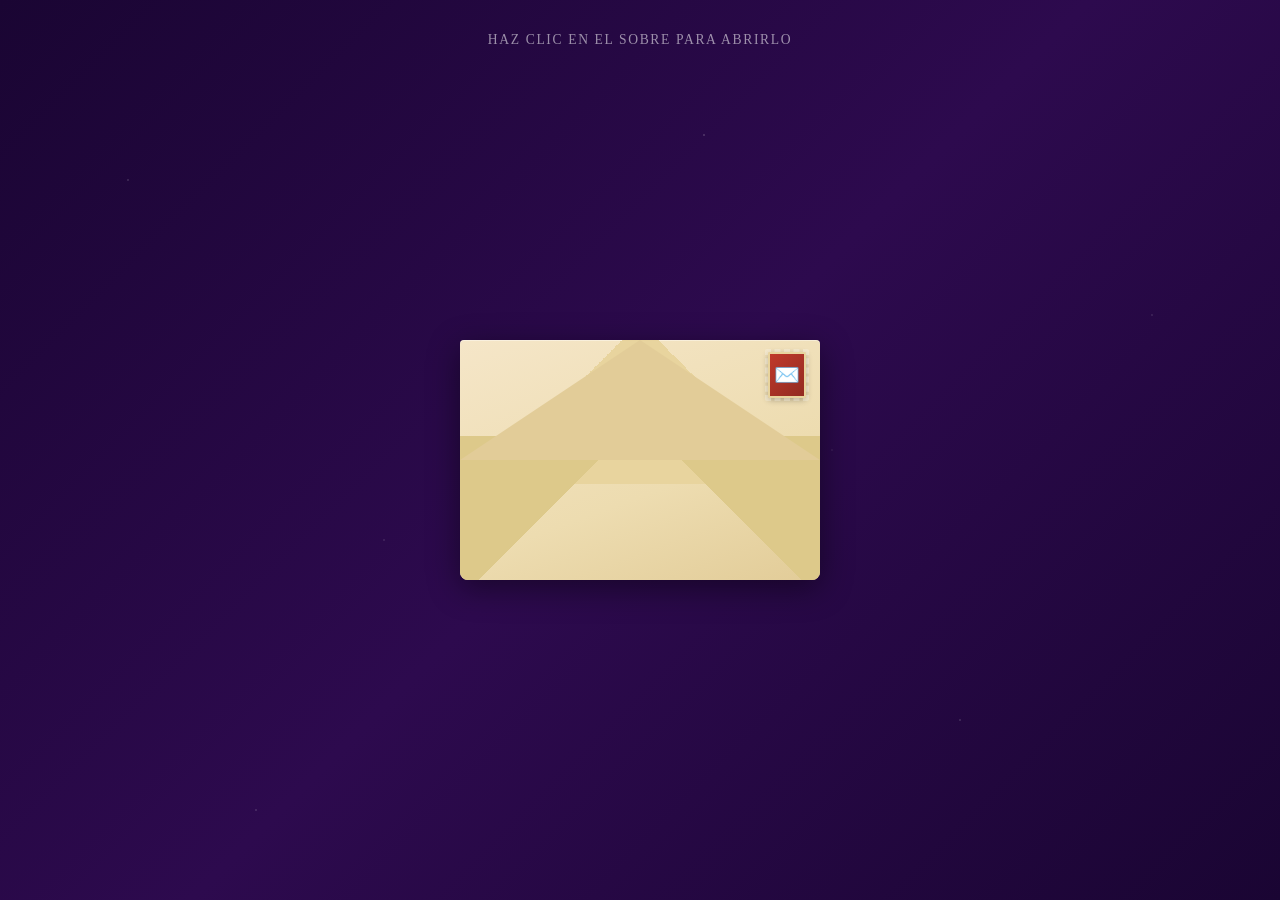
<file: index.html>
<!DOCTYPE html>
<html lang="es">
<head>
  <meta charset="UTF-8" />
  <meta name="viewport" content="width=device-width, initial-scale=1.0"/>
  <title>Carta</title>
  <style>
    *, *::before, *::after { box-sizing: border-box; margin: 0; padding: 0; }

    body {
      min-height: 100vh;
      display: flex;
      flex-direction: column;
      align-items: center;
      justify-content: center;
      background: linear-gradient(135deg, #1a0533 0%, #2d0a4e 50%, #1a0533 100%);
      font-family: 'Georgia', serif;
      overflow: hidden;
    }

    /* Estrellas de fondo */
    body::before {
      content: '';
      position: fixed;
      inset: 0;
      background-image:
        radial-gradient(1px 1px at 10% 20%, rgba(255,255,255,0.4) 0%, transparent 100%),
        radial-gradient(1px 1px at 30% 60%, rgba(255,255,255,0.3) 0%, transparent 100%),
        radial-gradient(1px 1px at 55% 15%, rgba(255,255,255,0.5) 0%, transparent 100%),
        radial-gradient(1px 1px at 75% 80%, rgba(255,255,255,0.4) 0%, transparent 100%),
        radial-gradient(1px 1px at 90% 35%, rgba(255,255,255,0.3) 0%, transparent 100%),
        radial-gradient(1px 1px at 20% 90%, rgba(255,255,255,0.4) 0%, transparent 100%),
        radial-gradient(1px 1px at 65% 50%, rgba(255,255,255,0.2) 0%, transparent 100%);
      pointer-events: none;
      z-index: 0;
    }

    /* ── Pista ── */
    .hint {
      position: fixed;
      top: 32px;
      color: rgba(255,255,255,0.55);
      font-size: 0.85rem;
      letter-spacing: 0.12em;
      text-transform: uppercase;
      z-index: 10;
      transition: opacity 0.5s;
    }
    .hint.hidden { opacity: 0; pointer-events: none; }

    /* ══════════════════════════════
       ESCENA DEL SOBRE
    ══════════════════════════════ */
    .scene {
      position: relative;
      width: 360px;
      height: 260px;
      cursor: pointer;
      z-index: 1;
    }

    .envelope {
      position: absolute;
      width: 360px;
      height: 240px;
      bottom: 0;
      left: 0;
    }

    .env-body {
      position: absolute;
      inset: 0;
      background: linear-gradient(160deg, #f5e6c8 0%, #eddcb0 60%, #e2cc98 100%);
      border-radius: 4px 4px 8px 8px;
      box-shadow: 0 8px 32px rgba(0,0,0,0.45), inset 0 1px 0 rgba(255,255,255,0.4);
      overflow: hidden;
    }

    .env-body::before {
      content: '';
      position: absolute;
      inset: 0;
      background:
        linear-gradient(135deg, #ddc98a 50%, transparent 50%),
        linear-gradient(225deg, #ddc98a 50%, transparent 50%),
        linear-gradient(315deg, #e8d49e 50%, transparent 50%),
        linear-gradient(45deg,  #e8d49e 50%, transparent 50%);
      background-size: 50% 60%, 50% 60%, 50% 60%, 50% 60%;
      background-position: left bottom, right bottom, left top, right top;
      background-repeat: no-repeat;
    }

    .stamp {
      position: absolute;
      top: 12px; right: 14px;
      width: 38px; height: 46px;
      background: linear-gradient(135deg, #c0392b, #922b21);
      border: 2px solid #e8d49e;
      border-radius: 2px;
      display: flex;
      align-items: center;
      justify-content: center;
      font-size: 1.3rem;
      box-shadow: 0 2px 6px rgba(0,0,0,0.3);
      z-index: 2;
    }
    .stamp::after {
      content: '';
      position: absolute;
      inset: -5px;
      border: 3px dashed rgba(255,255,255,0.25);
      border-radius: 2px;
    }

    /* Solapa */
    .env-flap {
      position: absolute;
      top: 0; left: 0;
      width: 100%;
      height: 50%;
      transform-origin: top center;
      transform-style: preserve-3d;
      z-index: 4;
      transition: transform 0.7s cubic-bezier(0.4, 0, 0.2, 1);
    }
    .env-flap::before {
      content: '';
      position: absolute;
      bottom: 0; left: 0;
      width: 0; height: 0;
      border-left: 180px solid transparent;
      border-right: 180px solid transparent;
      border-bottom: 120px solid #e2cc98;
    }
    .env-flap::after {
      content: '';
      position: absolute;
      bottom: 0; left: 0;
      width: 0; height: 0;
      border-left: 180px solid transparent;
      border-right: 180px solid transparent;
      border-bottom: 120px solid #d4b87a;
      backface-visibility: hidden;
      transform: rotateX(180deg);
    }

    /* Carta saliendo del sobre */
    .letter-mini {
      position: absolute;
      left: 50%;
      transform: translateX(-50%);
      bottom: 20px;
      width: 300px;
      height: 200px;
      background: #fffdf7;
      border-radius: 2px;
      z-index: 1;
      opacity: 0;
      transition:
        bottom 0.7s cubic-bezier(0.34, 1.4, 0.64, 1) 0.45s,
        opacity 0.35s ease 0.45s;
      pointer-events: none;
      background-image: repeating-linear-gradient(
        transparent, transparent 27px,
        rgba(180,200,255,0.3) 27px, rgba(180,200,255,0.3) 28px
      );
      background-position: 0 36px;
    }

    /* Solapa abierta */
    .scene.step1 .env-flap,
    .scene.step2 .env-flap {
      transform: rotateX(-180deg);
      z-index: 2;
    }

    /* Carta asoma */
    .scene.step1 .letter-mini,
    .scene.step2 .letter-mini {
      bottom: 200px;
      opacity: 1;
    }

    /* ══════════════════════════════
       OVERLAY — CARTA A PANTALLA COMPLETA
    ══════════════════════════════ */
    .overlay {
      position: fixed;
      inset: 0;
      z-index: 100;
      display: flex;
      align-items: center;
      justify-content: center;
      background: rgba(10,2,22,0);
      pointer-events: none;
      transition: background 0.5s ease;
    }
    .overlay.visible {
      background: rgba(10,2,22,0.78);
      pointer-events: auto;
    }

    /* Wrapper con perspectiva para el flip */
    .card-wrapper {
      perspective: 1200px;
      width: min(520px, 92vw);
      height: min(700px, 88vh);
    }

    /* Carta con flip 3D */
    .card-inner {
      width: 100%;
      height: 100%;
      position: relative;
      transform-style: preserve-3d;
      transform: rotateY(90deg) scale(0.4);
      opacity: 0;
      transition:
        transform 0.7s cubic-bezier(0.4, 0, 0.2, 1),
        opacity 0.3s ease;
    }
    .overlay.visible .card-inner {
      transform: rotateY(0deg) scale(1);
      opacity: 1;
    }

    /* Cara frontal */
    .card-front {
      position: absolute;
      inset: 0;
      backface-visibility: hidden;
      background: #fffdf7;
      border-radius: 6px;
      box-shadow: 0 24px 80px rgba(0,0,0,0.55);
      overflow-y: auto;
      overflow-x: hidden;
      /* Líneas de papel */
      background-image: repeating-linear-gradient(
        transparent, transparent 27px,
        rgba(170,190,255,0.32) 27px, rgba(170,190,255,0.32) 28px
      );
      background-position: 0 80px;
      scroll-behavior: smooth;
    }

    /* Scrollbar sutil */
    .card-front::-webkit-scrollbar { width: 5px; }
    .card-front::-webkit-scrollbar-track { background: transparent; }
    .card-front::-webkit-scrollbar-thumb { background: rgba(155,89,182,0.35); border-radius: 10px; }

    /* Margen rojo */
    .card-front::before {
      content: '';
      position: absolute;
      left: 60px;
      top: 0; bottom: 0;
      width: 1.5px;
      background: rgba(255,100,100,0.38);
      pointer-events: none;
    }

    /* Contenido de la carta */
    .letter-body {
      padding: 48px 40px 56px 40px;
      min-height: 100%;
      color: #2c1810;
      line-height: 27px;
      position: relative;
      z-index: 1;
      user-select: none;
      pointer-events: none;
    }

    /* ──────────────────────────────
       CLASES DE CONTENIDO
       ✏️  USA ESTAS EN TU CARTA
    ────────────────────────────── */
    .letter-body .saludo {
      font-size: 1.15rem;
      font-weight: bold;
      font-style: italic;
      color: #7b2d00;
      margin-bottom: 27px;
      display: block;
    }

    .letter-body p {
      font-size: 0.92rem;
      margin-bottom: 27px;
    }

    .letter-body .frase {
      font-size: 1rem;
      font-style: italic;
      color: #5a1e6e;
      border-left: 3px solid #9b59b6;
      padding-left: 14px;
      margin-bottom: 27px;
    }

    .letter-body .resaltado {
      background: #fff3a3;
      padding: 0 3px;
      border-radius: 2px;
    }

    .letter-body .firma {
      margin-top: 54px;
      text-align: right;
      font-style: italic;
      color: #7b2d00;
      font-size: 0.95rem;
    }

    .letter-body img {
      display: block;
      max-width: 100%;
      border-radius: 4px;
      margin: 4px auto 27px;
      box-shadow: 0 2px 10px rgba(0,0,0,0.14);
      pointer-events: none;
    }

    /* ── Botón cerrar ── */
    .btn-close {
      position: fixed;
      top: 20px;
      right: 24px;
      background: rgba(255,255,255,0.13);
      border: 1px solid rgba(255,255,255,0.28);
      color: rgba(255,255,255,0.8);
      width: 38px; height: 38px;
      border-radius: 50%;
      font-size: 1.1rem;
      cursor: pointer;
      z-index: 200;
      display: flex;
      align-items: center;
      justify-content: center;
      opacity: 0;
      pointer-events: none;
      transition: opacity 0.4s 0.6s, background 0.2s;
    }
    .btn-close:hover { background: rgba(255,255,255,0.25); }
    .btn-close.visible {
      opacity: 1;
      pointer-events: auto;
    }

    /* ── Botón hacia la Línea de Tiempo (fijo, siempre visible) ── */
    .btn-siguiente {
      position: fixed;
      left: 50%;
      bottom: 26px;
      transform: translateX(-50%);
      display: inline-block;
      text-decoration: none;
      cursor: pointer;
      font-family: 'Segoe UI', Tahoma, Geneva, Verdana, sans-serif;
      background: linear-gradient(135deg, #8B5CF6, #5B21B6);
      color: #ffffff;
      font-size: 0.82rem;
      font-weight: bold;
      letter-spacing: 1.5px;
      text-transform: uppercase;
      padding: 13px 30px;
      border-radius: 50px;
      border: 2px solid #D8B4FE;
      box-shadow: 0 0 18px rgba(139,92,246,0.55);
      white-space: nowrap;
      z-index: 200;
      opacity: 0;
      pointer-events: none;
      transition: opacity 0.4s 0.6s, transform 0.3s ease, box-shadow 0.3s ease, border-color 0.3s ease;
    }
    .btn-siguiente.visible {
      opacity: 1;
      pointer-events: auto;
      animation: ctaGlow 3s ease-in-out infinite;
    }
    .btn-siguiente:hover {
      transform: translateX(-50%) translateY(-3px);
      border-color: #F3E8FF;
      box-shadow: 0 0 32px rgba(216,180,254,0.85);
    }
    @keyframes ctaGlow {
      0%, 100% { box-shadow: 0 0 18px rgba(139,92,246,0.55); border-color: #D8B4FE; }
      50%      { box-shadow: 0 0 28px rgba(216,180,254,0.85); border-color: #F3E8FF; }
    }
    @media (max-width: 480px) {
      .btn-siguiente { font-size: 0.7rem; padding: 11px 18px; bottom: 18px; }
    }
  </style>
</head>
<body>

  <p class="hint" id="hint">Haz clic en el sobre para abrirlo</p>

  <!-- ── SOBRE ── -->
  <div class="scene" id="scene">
    <div class="letter-mini"></div>
    <div class="envelope">
      <div class="env-body">
        <div class="stamp">✉️</div>
      </div>
      <div class="env-flap"></div>
    </div>
  </div>

  <!-- ── OVERLAY CON CARTA COMPLETA ── -->
  <div class="overlay" id="overlay">
    <div class="card-wrapper">
      <div class="card-inner" id="cardInner">
        <div class="card-front">
          <div class="letter-body">

            <!-- ══════════════════════════════════════
                 ✏️  PERSONALIZA TU CARTA AQUÍ ABAJO
                 ══════════════════════════════════════ -->

            <span class="saludo">Querida Amor(best),</span>

            <p>Quise escribirte cosas que nunca pude decirte en persona y quiero que sepas lo que realmente siento por ti.</p>

            <p>Gracias por estar siempre ahí, por cada risa y por cada <span class="resaltado">momento especial</span> que hemos compartido.</p>

            <!-- Imagen — reemplaza el src con tu archivo -->
            <!--
            <img src="tu-imagen.jpg" alt="descripción" width="200" />
            -->

            <p>Espero que este pequeño gesto te recuerde lo mucho que te valoro. 🌸</p>

            <p>Hice esta pagina web para ti como para pedir disculpas por no estar ahi contigo en nuestro primer mes ya me disculpe pero realmente siento que no dieron las palabras, extraño esos momentos de estar ahi contigo te hice esto para ti para que sepas que realemnte te valoro y tener hacer esto como accion en vez de decirlo con palabras con mensajes, audios, etc hice este tipo linea de tiempo para ti y espero que te gusto mucho</p>

            <p>Los momentos que me has entregado son tan valiosos... tanto que han hecho arder una llama que pensaba ya estaba extinta, gracias por demostrarme una nueva vista a mi vida. Es un bello trazó en este lienzo llamado vida, es tan hermoso... tanto que tengo miedo de mancharlo y dejé su marca; pero incompleto</p>

            <p class="firma">Con cariño,<br><strong>Jose</strong></p>

            <!-- ══════════════════════════════════════
                 FIN DEL CONTENIDO PERSONALIZABLE
                 ══════════════════════════════════════ -->

          </div>
        </div>
      </div>
    </div>
  </div>

  <!-- Botón ✕ cerrar -->
  <button class="btn-close" id="btnClose" title="Cerrar">✕</button>

  <!-- Botón fijo hacia la Línea de Tiempo -->
  <a href="LineaDeTiempo.html" class="btn-siguiente" id="btnSiguiente" title="Ir a nuestra línea de tiempo">Continuar a nuestra línea de tiempo →</a>

  <script>
    const scene    = document.getElementById('scene');
    const hint     = document.getElementById('hint');
    const overlay  = document.getElementById('overlay');
    const btnClose = document.getElementById('btnClose');
    const btnSiguiente = document.getElementById('btnSiguiente');

    let phase = 'idle'; // idle → opening → open → closing

    scene.addEventListener('click', () => {
      if (phase !== 'idle') return;
      phase = 'opening';

      // 1️⃣ Abrir solapa y asomar carta
      scene.classList.add('step1');
      hint.classList.add('hidden');

      // 2️⃣ Después de que la carta asoma, lanzar overlay con flip
      setTimeout(() => {
        overlay.classList.add('visible');
        btnClose.classList.add('visible');
        btnSiguiente.classList.add('visible');
        phase = 'open';
      }, 950);
    });

    function cerrar() {
      if (phase !== 'open') return;
      phase = 'closing';

      // Esconder overlay
      overlay.classList.remove('visible');
      btnClose.classList.remove('visible');
      btnSiguiente.classList.remove('visible');

      // Esperar a que el flip termine, luego cerrar sobre
      setTimeout(() => {
        scene.classList.remove('step1');
        hint.classList.remove('hidden');
        phase = 'idle';
      }, 700);
    }

    btnClose.addEventListener('click', cerrar);

    // Clic en fondo oscuro también cierra
    overlay.addEventListener('click', (e) => {
      if (e.target === overlay) cerrar();
    });
  </script>
</body>
</html>
</file>
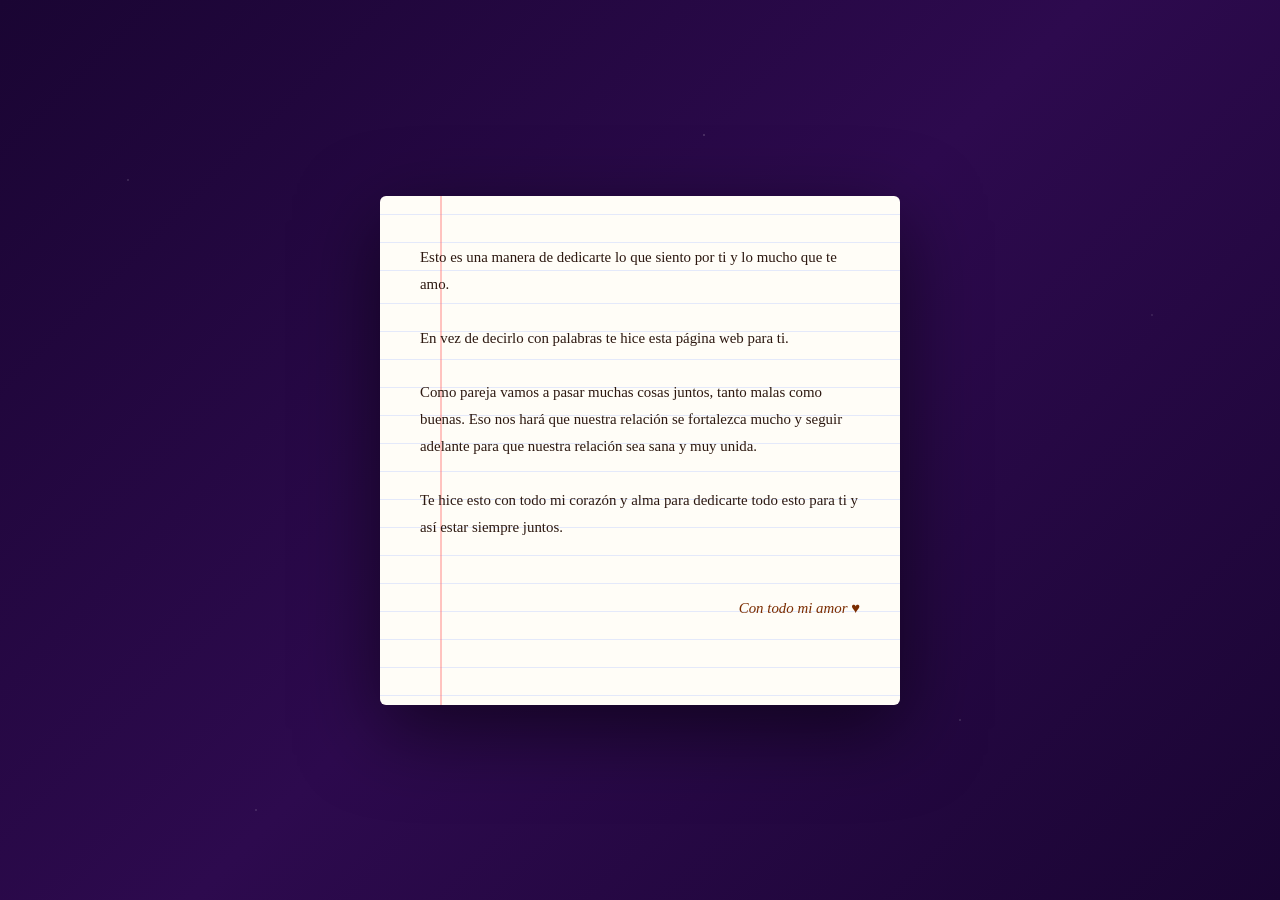
<file: CartaFinal.html>
<!DOCTYPE html>
<html lang="es">
<head>
  <meta charset="UTF-8" />
  <meta name="viewport" content="width=device-width, initial-scale=1.0"/>
  <title>Carta</title>
  <style>
    *, *::before, *::after { box-sizing: border-box; margin: 0; padding: 0; }

    body {
      min-height: 100vh;
      display: flex;
      align-items: center;
      justify-content: center;
      background: linear-gradient(135deg, #1a0533 0%, #2d0a4e 50%, #1a0533 100%);
      font-family: 'Georgia', serif;
      padding: 32px 16px;
    }

    body::before {
      content: '';
      position: fixed;
      inset: 0;
      background-image:
        radial-gradient(1px 1px at 10% 20%, rgba(255,255,255,0.4) 0%, transparent 100%),
        radial-gradient(1px 1px at 30% 60%, rgba(255,255,255,0.3) 0%, transparent 100%),
        radial-gradient(1px 1px at 55% 15%, rgba(255,255,255,0.5) 0%, transparent 100%),
        radial-gradient(1px 1px at 75% 80%, rgba(255,255,255,0.4) 0%, transparent 100%),
        radial-gradient(1px 1px at 90% 35%, rgba(255,255,255,0.3) 0%, transparent 100%),
        radial-gradient(1px 1px at 20% 90%, rgba(255,255,255,0.4) 0%, transparent 100%),
        radial-gradient(1px 1px at 65% 50%, rgba(255,255,255,0.2) 0%, transparent 100%);
      pointer-events: none;
      z-index: 0;
    }

    .card {
      position: relative;
      z-index: 1;
      width: min(520px, 92vw);
      background: #fffdf7;
      border-radius: 6px;
      box-shadow: 0 24px 80px rgba(0,0,0,0.55);
      overflow: hidden;
      background-image: repeating-linear-gradient(
        transparent, transparent 27px,
        rgba(170,190,255,0.32) 27px, rgba(170,190,255,0.32) 28px
      );
      background-position: 0 80px;
    }

    .card::before {
      content: '';
      position: absolute;
      left: 60px;
      top: 0; bottom: 0;
      width: 1.5px;
      background: rgba(255,100,100,0.38);
      pointer-events: none;
    }

    .letter-body {
      padding: 48px 40px 56px 40px;
      color: #2c1810;
      line-height: 27px;
      position: relative;
      z-index: 1;
    }

    .letter-body p {
      font-size: 0.93rem;
      margin-bottom: 27px;
    }

    .firma {
      margin-top: 54px;
      text-align: right;
      font-style: italic;
      color: #7b2d00;
      font-size: 1rem;
    }
  </style>
</head>
<body>

  <div class="card">
    <div class="letter-body">

      <p>Esto es una manera de dedicarte lo que siento por ti y lo mucho que te amo.</p>

      <p>En vez de decirlo con palabras te hice esta página web para ti.</p>

      <p>Como pareja vamos a pasar muchas cosas juntos, tanto malas como buenas. Eso nos hará que nuestra relación se fortalezca mucho y seguir adelante para que nuestra relación sea sana y muy unida.</p>

      <p>Te hice esto con todo mi corazón y alma para dedicarte todo esto para ti y así estar siempre juntos.</p>

      <p class="firma">Con todo mi amor ♥️</p>

    </div>
  </div>

</body>
</html>
</file>
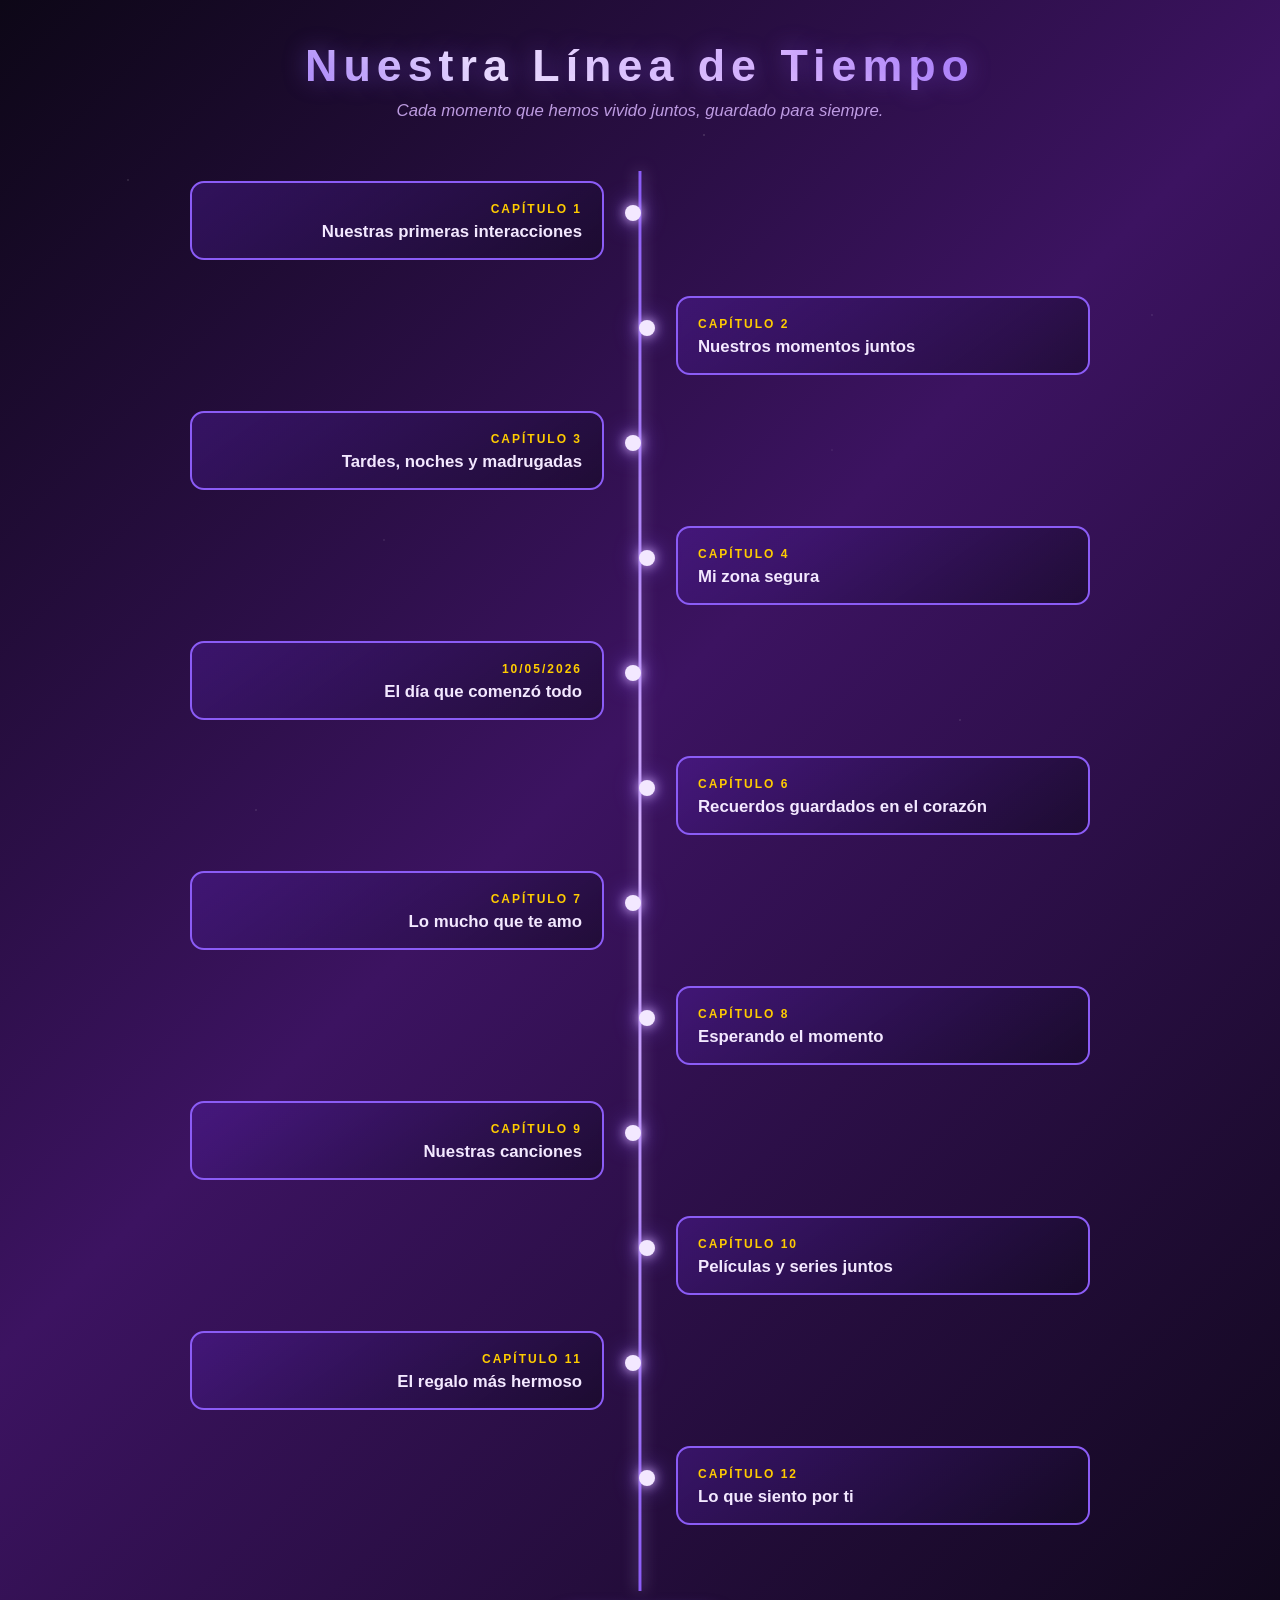
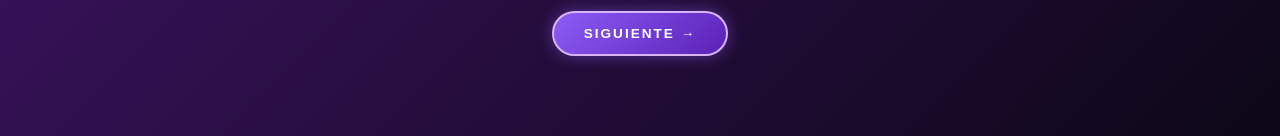
<file: LineaDeTiempo.html>
<!DOCTYPE html>
<html lang="es">
<head>
  <meta charset="UTF-8">
  <meta name="viewport" content="width=device-width, initial-scale=1.0">
  <title>Nuestra Línea de Tiempo</title>
  <link rel="stylesheet" href="LineaDeTiempo.css">
</head>
<body>

  <button class="btn-inicio" id="btnInicio" hidden> Inicio</button>
  <section class="view" id="vistaResumen">
    <h1>Nuestra Línea de Tiempo</h1>
    <p class="subtitulo">Cada momento que hemos vivido juntos, guardado para siempre.</p>

    <div class="timeline-track" id="timelineTrack">
      <!-- Los nodos se generan automáticamente con JS a partir de "capitulos" -->
    </div>

    <div class="btn-row">
      <button class="btn-nav" id="btnSiguiente">Siguiente →</button>
    </div>
  </section>
  <section class="view" id="vistaDetalle" hidden>
    <p class="progreso" id="progreso"></p>

    <div class="chapter-card">
      <p class="chapter-date" id="chapterDate"></p>
      <h2 class="chapter-title" id="chapterTitle"></h2>
      <p class="chapter-text" id="chapterText"></p>
      <div class="chapter-images" id="chapterImages"></div>
    </div>

    <nav class="detail-nav">
      <button class="btn-nav" id="btnRegresar">← Regresar</button>
      <button class="btn-nav" id="btnContinuar">Continuar →</button>
    </nav>
  </section>

  <script>
    const capitulos = [
      {
        fecha: "Capítulo 1",
        titulo: "Nuestras primeras interacciones",
        texto: "Siempre recuerdo los primeros momentos en que interactuamos y ver lo que somos hoy en día.",
        images: ["Cap1-Img1.png", "Cap1-Img2.png", "Cap1-Img3.png"]
      },
      {
        fecha: "Capítulo 2",
        titulo: "Nuestros momentos juntos",
        texto: "Éramos personas desconocidas, pero con un destino que era estar juntas, ya sea en las malas o en las buenas.",
        images: ["Cap2-Img1.png", "Cap2-Img2.png", "Cap2-Img3.png"]
      },
      {
        fecha: "Capítulo 3",
        titulo: "Tardes, noches y madrugadas",
        texto: "Esas tardes, noches y madrugadas siempre disfruto estar a tu lado, ya sea jugando, hablando o incluso viendo una serie y escuchando música juntos. Siempre me haces feliz, mi niña.",
        images: ["Cap3-Img1.png", "Cap3-Img2.png", "Cap3-Img3.png"]
      },
      {
        fecha: "Capítulo 4",
        titulo: "Mi zona segura",
        texto: "Siempre me gusta estar contigo, aunque no lo parezca. Aunque casi siempre no lo exprese, eres mi zona segura y disfruto estar a tu lado. Siempre eres mi luz que ilumina mi camino.",
        images: ["Cap4-Img1.png", "Cap4-Img2.png", "Cap4-Img3.png"]
      },
      {
        fecha: "10/05/2026",
        titulo: "El día que comenzó todo",
        texto: "El día que empezamos fue hermoso. Lo recuerdo como si fuera ayer; desde ese momento, nuestros destinos se juntaron.",
        images: ["Cap5-Img1.png", "Cap5-Img2.png"]
      },
      {
        fecha: "Capítulo 6",
        titulo: "Recuerdos guardados en el corazón",
        texto: "Nuestros momentos juntos siempre han sido hermosos, y los llevo guardados en mi mente y en mi corazón. Siempre recordaré cuando hacíamos match y todos los momentos tan bonitos que hemos compartido. Seguiré disfrutando cada instante que nos quede por vivir juntos, porque cada recuerdo a tu lado vale la pena. Como en todo en la vida, tendremos altibajos y también momentos de felicidad, pero mientras estemos juntos, sé que podremos superar cualquier cosa.",
        images: ["Cap6-Img1.jpg", "Cap6-Img2.jpg", "Cap6-Img3.jpg"]
      },
      {
        fecha: "Capítulo 7",
        titulo: "Lo mucho que te amo",
        texto: "No sabes lo mucho que te amo y te aprecio, y que siempre estaré para ti y a tu lado. Siempre me has hecho muy feliz desde el momento en que empezó nuestra historia.",
        images: ["Cap7-Img1.jpg", "Cap7-Img2.jpg"]
      },
      {
        fecha: "Capítulo 8",
        titulo: "Esperando el momento",
        texto: "Ando esperando el momento para poder darte un ramo de tus flores favoritas y estar a tu lado, guardando nuestros momentos hermosos.",
        images: ["Cap8-Img1.jpg", "Cap8-Img2.jpg"]
      },
      {
        fecha: "Capítulo 9",
        titulo: "Nuestras canciones",
        texto: "Nuestras canciones siempre podrán acompañarnos en cada momento de nuestras vidas. Escucharlas juntos, compartir ese instante y pasar tiempo a tu lado hace que cada melodía tenga un significado especial para nosotros. Cada canción se convierte en un recuerdo más de nuestra historia y en una forma de sentirnos cerca el uno del otro.Junto con las musicas que se irán uniendo a nuestro camino juntos 🎶",
        songs: [
          { titulo: "Chachachá — Joséan Log", imagen: "Cap9-Img1.jpeg", audio: "cancion1.mp3" },
          { titulo: "Enamorado tuyo — El Cuarteto De Nos", imagen: "Cap9-Img3.jpeg", audio: "cancion5.mp3" },
          { titulo: "Beso — Joséan Log", imagen: "Cap9-Img1.jpeg", audio: "cancion3.mp3" },
          { titulo: "Frances Limón — Los Enanitos Verdes", imagen: "Cap9-Img4.jpeg", audio: "cancion6.mp3" },
          { titulo: "One And Only Love (feat. Natalia Lafourcade)", imagen: "Cap9-Img2.jpeg", audio: "cancion4.mp3" },
          { titulo: "Doma — Joséan Log", imagen: "Cap9-Img1.jpeg", audio: "cancion2.mp3" }
        ]
      },
      {
        fecha: "Capítulo 10",
        titulo: "Películas y series juntos",
        texto: "Estar cada momento contigo viendo películas y series siempre es mi parte favorita, pues es uno de los momentos donde nuestra cercanía estuvo palpable y disfrutaste del ambiente que tuvimos juntos, a solas. Estar contigo siempre es bello. Junto con nuestras pelis/serias favoritas que se sumaran a nuestro camino juntos. 🎬",
        images: ["Cap10-Img1.jpg", "Cap10-Img2.jpg", "Cap10-Img3.jpg", "Cap10-Img4.jpg"]
      },
      {
        fecha: "Capítulo 11",
        titulo: "El regalo más hermoso",
        texto: "Y el regalo más hermoso que me has dado lo sigo usando, porque realmente viene de una persona especial que me lo regaló. Aparte de que es mi skin favorita, viene de corazón el regalo.",
        images: ["Cap11-Img1.jpg.png"]
      },
      {
        fecha: "Capítulo 12",
        titulo: "Lo que siento por ti",
        texto: "Y con todo esto me gustaría expresarte lo que siento por ti, lo valiosa que eres para mí y lo mucho que significan todos estos momentos tan bonitos que hemos vivido juntos. Quiero que siempre recuerdes que estoy para ti, así como espero poder estar a tu lado en cada etapa de nuestras vidas. Habrá días más fáciles y otras más complicadas, momentos en los que las circunstancias nos pondrán a prueba o donde no siempre podamos demostrar todo lo que sentimos de la manera que quisiéramos; Pero eso nunca cambiará el amor, cariño y importancia que tienes para mí. Puesto a que eres una de las personas más importantes de mi vida, por lo que deseo con todo mi corazón que nuestro destino siga siendo estar entrelazados. Hay muchas cosas que siento por ti, tantas que a veces las palabras me no alcanzan para demostralo, así que hice todo esto pensando en ti, con todo mi cariño. ❤️",
        images: ["Cap12-Img1.png"]
      }
    ];
    const vistaResumen  = document.getElementById('vistaResumen');
    const vistaDetalle  = document.getElementById('vistaDetalle');
    const timelineTrack = document.getElementById('timelineTrack');
    const btnSiguiente  = document.getElementById('btnSiguiente');
    const btnRegresar   = document.getElementById('btnRegresar');
    const btnContinuar  = document.getElementById('btnContinuar');
    const btnInicio     = document.getElementById('btnInicio');

    // Construye el resumen (nodos) a partir de "capitulos"
    capitulos.forEach(cap => {
      const nodo = document.createElement('div');
      nodo.className = 'timeline-node';
      nodo.innerHTML = `
        <span class="node-fecha">${cap.fecha}</span>
        <p class="node-titulo">${cap.titulo}</p>
      `;
      timelineTrack.appendChild(nodo);
    });

    // Historial de navegación: guarda cada estado visitado en orden.
    // { tipo: 'resumen' } | { tipo: 'detalle', indice: N }
    let historial = [{ tipo: 'resumen' }];
    let posicion = 0;

    function irA(estado) {
      // Si se navega hacia adelante desde un punto intermedio, se recorta el resto
      historial = historial.slice(0, posicion + 1);
      historial.push(estado);
      posicion++;
      render();
    }

    function regresar() {
      if (posicion === 0) return;
      posicion--;
      render();
    }

    function render() {
      const estado = historial[posicion];

      if (estado.tipo === 'resumen') {
        detenerCancionActiva();
        vistaResumen.hidden = false;
        vistaDetalle.hidden = true;
        btnInicio.hidden = true;
      } else {
        vistaResumen.hidden = true;
        vistaDetalle.hidden = false;
        btnInicio.hidden = false;
        pintarCapitulo(estado.indice);
      }
      window.scrollTo({ top: 0, behavior: 'smooth' });
    }

    // Controla que solo una canción se reproduzca a la vez
    let audioActivo = null;
    let botonActivo = null;

    function alternarCancion(audio, boton) {
      if (audioActivo && audioActivo !== audio) {
        audioActivo.pause();
        audioActivo.currentTime = 0;
        if (botonActivo) { botonActivo.textContent = '▶'; botonActivo.classList.remove('reproduciendo'); }
      }
      if (audio.paused) {
        audio.play().catch(() => { /* aún no hay archivo de audio asignado */ });
        boton.textContent = '⏸';
        boton.classList.add('reproduciendo');
        audioActivo = audio;
        botonActivo = boton;
      } else {
        audio.pause();
        boton.textContent = '▶';
        boton.classList.remove('reproduciendo');
        audioActivo = null;
        botonActivo = null;
      }
    }

    function detenerCancionActiva() {
      if (audioActivo) { audioActivo.pause(); audioActivo.currentTime = 0; }
      if (botonActivo) { botonActivo.textContent = '▶'; botonActivo.classList.remove('reproduciendo'); }
      audioActivo = null;
      botonActivo = null;
    }

    function pintarCapitulo(i) {
      const cap = capitulos[i];

      detenerCancionActiva();

      document.getElementById('progreso').textContent = `Capítulo ${i + 1} de ${capitulos.length}`;
      document.getElementById('chapterDate').textContent = cap.fecha;
      document.getElementById('chapterTitle').textContent = cap.titulo;
      document.getElementById('chapterText').textContent = cap.texto;

      const contenedor = document.getElementById('chapterImages');
      contenedor.innerHTML = '';

      if (cap.songs) {
        contenedor.classList.add('songs-grid');

        cap.songs.forEach((song) => {
          const card = document.createElement('div');
          card.className = 'song-card';

          const slot = document.createElement('div');
          slot.className = 'img-slot';
          if (song.imagen) {
            const img = document.createElement('img');
            img.src = song.imagen;
            img.alt = song.titulo;
            slot.appendChild(img);
          }
          card.appendChild(slot);

          const titulo = document.createElement('p');
          titulo.className = 'song-titulo';
          titulo.textContent = song.titulo;
          card.appendChild(titulo);

          const audio = document.createElement('audio');
          if (song.audio) audio.src = song.audio;
          audio.addEventListener('ended', () => detenerCancionActiva());
          card.appendChild(audio);

          const btnPlay = document.createElement('button');
          btnPlay.className = 'btn-play';
          btnPlay.type = 'button';
          btnPlay.textContent = '▶';
          btnPlay.title = `Reproducir ${song.titulo}`;
          btnPlay.addEventListener('click', () => alternarCancion(audio, btnPlay));
          card.appendChild(btnPlay);

          contenedor.appendChild(card);
        });
      } else {
        contenedor.classList.remove('songs-grid');
        cap.images.forEach((src) => {
          const slot = document.createElement('div');
          slot.className = 'img-slot';
          if (src) {
            const img = document.createElement('img');
            img.src = src;
            img.alt = cap.titulo;
            slot.appendChild(img);
          }
          contenedor.appendChild(slot);
        });
      }

      // Botón "Regresar": deshabilitado solo si no hay nada antes en el historial
      btnRegresar.disabled = (posicion === 0);

      // Último capítulo: el botón "Continuar" cierra el ciclo volviendo al resumen
      if (i === capitulos.length - 1) {
        btnContinuar.textContent = 'Continuar con el Final →';
        btnContinuar.dataset.fin = 'true';
      } else {
        btnContinuar.textContent = 'Continuar →';
        btnContinuar.dataset.fin = 'false';
      }
    }

    btnSiguiente.addEventListener('click', () => irA({ tipo: 'detalle', indice: 0 }));

    btnRegresar.addEventListener('click', regresar);

    btnContinuar.addEventListener('click', () => {
      const estado = historial[posicion];
      if (btnContinuar.dataset.fin === 'true') {
        window.location.href = 'Carta.html';
      } else {
        irA({ tipo: 'detalle', indice: estado.indice + 1 });
      }
    });


    btnInicio.addEventListener('click', () => irA({ tipo: 'resumen' }));

    render();
  </script>
</body>
</html>
</file>
<file: LineaDeTiempo.css>
:root {
  --lavanda-claro: #F3E8FF;
  --lila-claro: #D8B4FE;
  --morado-medio: #8B5CF6;
  --morado-oscuro: #5B21B6;
  --morado-profundo: #3C1361;
}

*, *::before, *::after { box-sizing: border-box; margin: 0; padding: 0; }

body {
  font-family: 'Segoe UI', Tahoma, Geneva, Verdana, sans-serif;
  min-height: 100vh;
  padding: 40px 20px 80px;
  background: linear-gradient(135deg, #0d0717 0%, var(--morado-profundo) 45%, #0d0717 100%);
  color: #ffffff;
  overflow-x: hidden;
  position: relative;
}

/* Estrellas de fondo, igual que en el sobre */
body::before {
  content: '';
  position: fixed;
  inset: 0;
  background-image:
    radial-gradient(1px 1px at 10% 20%, rgba(255,255,255,0.35) 0%, transparent 100%),
    radial-gradient(1px 1px at 30% 60%, rgba(255,255,255,0.25) 0%, transparent 100%),
    radial-gradient(1px 1px at 55% 15%, rgba(255,255,255,0.4) 0%, transparent 100%),
    radial-gradient(1px 1px at 75% 80%, rgba(255,255,255,0.3) 0%, transparent 100%),
    radial-gradient(1px 1px at 90% 35%, rgba(255,255,255,0.25) 0%, transparent 100%),
    radial-gradient(1px 1px at 20% 90%, rgba(255,255,255,0.3) 0%, transparent 100%),
    radial-gradient(1px 1px at 65% 50%, rgba(255,255,255,0.18) 0%, transparent 100%);
  pointer-events: none;
  z-index: 0;
}

.view { position: relative; z-index: 1; max-width: 900px; margin: 0 auto; }
.view[hidden] { display: none; }

/* ── Título principal ── */
h1 {
  text-align: center;
  font-size: 2.8em;
  font-weight: bold;
  background: linear-gradient(45deg, var(--morado-medio), var(--lavanda-claro), var(--lila-claro), var(--morado-medio));
  -webkit-background-clip: text;
  -webkit-text-fill-color: transparent;
  background-clip: text;
  text-shadow: 0 0 25px rgba(139, 92, 246, 0.45);
  letter-spacing: 6px;
  margin-bottom: 10px;
}

.subtitulo {
  text-align: center;
  color: var(--lila-claro);
  font-style: italic;
  opacity: 0.85;
  margin-bottom: 50px;
  font-size: 1.05em;
}


.timeline-track {
  position: relative;
  padding: 10px 0 30px;
}

/* Línea vertical luminosa */
.timeline-track::before {
  content: '';
  position: absolute;
  left: 50%;
  top: 0;
  bottom: 0;
  width: 3px;
  transform: translateX(-50%);
  background: linear-gradient(180deg, var(--morado-medio), var(--lila-claro), var(--morado-medio));
  box-shadow: 0 0 15px rgba(216, 180, 254, 0.6);
}

.timeline-node {
  position: relative;
  width: 46%;
  margin-bottom: 36px;
  padding: 16px 20px;
  background: linear-gradient(145deg, rgba(91,33,182,0.35), rgba(20,10,35,0.6));
  border: 2px solid var(--morado-medio);
  border-radius: 14px;
  animation: glowPulse 3.2s ease-in-out infinite;
}

.timeline-node:nth-child(odd) { margin-right: 54%; text-align: right; }
.timeline-node:nth-child(even) { margin-left: 54%; }

/* Punto sobre la línea */
.timeline-node::after {
  content: '';
  position: absolute;
  top: 22px;
  width: 16px;
  height: 16px;
  border-radius: 50%;
  background: var(--lavanda-claro);
  box-shadow: 0 0 12px var(--lila-claro), 0 0 24px var(--morado-medio);
}

.timeline-node:nth-child(odd)::after { right: -39px; }
.timeline-node:nth-child(even)::after { left: -39px; }

.node-fecha {
  display: inline-block;
  color: #ffcc00;
  font-size: 0.75em;
  letter-spacing: 2px;
  text-transform: uppercase;
  font-weight: bold;
  margin-bottom: 6px;
}

.node-titulo {
  color: var(--lavanda-claro);
  font-size: 1.05em;
  font-weight: bold;
}

.btn-row {
  text-align: center;
  margin-top: 20px;
}


.progreso {
  text-align: center;
  color: var(--lila-claro);
  letter-spacing: 3px;
  text-transform: uppercase;
  font-size: 0.8em;
  margin-bottom: 18px;
  opacity: 0.8;
}

.chapter-card {
  background: linear-gradient(145deg, #1e1430, #2d1a4d);
  border: 3px solid var(--morado-medio);
  border-radius: 18px;
  padding: 32px 28px;
  box-shadow: 0 0 30px rgba(139, 92, 246, 0.35);
  animation: glowPulse 3.2s ease-in-out infinite;
}

.chapter-date {
  color: #ffcc00;
  font-size: 0.85em;
  letter-spacing: 2px;
  text-transform: uppercase;
  font-weight: bold;
  margin-bottom: 10px;
}

.chapter-title {
  color: var(--lavanda-claro);
  font-size: 1.7em;
  text-transform: uppercase;
  letter-spacing: 2px;
  border-bottom: 3px solid var(--morado-medio);
  padding-bottom: 10px;
  margin-bottom: 18px;
  text-shadow: 0 0 12px rgba(216, 180, 254, 0.5);
}

.chapter-text {
  color: #e6dcff;
  line-height: 1.7;
  font-size: 1em;
  text-align: justify;
  margin-bottom: 24px;
}

/* ── Cuadrícula de imágenes (placeholders) ── */
.chapter-images {
  display: grid;
  grid-template-columns: repeat(auto-fit, minmax(150px, 1fr));
  gap: 16px;
}

.img-slot {
  min-height: 150px;
  border-radius: 12px;
  display: flex;
  align-items: center;
  justify-content: center;
  text-align: center;
}

/* Estado vacío: aquí va la imagen que tú agregarás */
.img-slot:empty {
  border: 2px dashed var(--lila-claro);
  background: rgba(139, 92, 246, 0.08);
}

.img-slot:empty::before {
  content: "🖼 Imagen aquí";
  color: var(--lila-claro);
  opacity: 0.55;
  font-size: 0.85em;
  letter-spacing: 1px;
  padding: 0 10px;
}

/* Cuando ya hay una <img> dentro del slot, se aplica el estilo + efecto al pasar el cursor */
.img-slot img {
  display: block;
  width: 100%;
  height: 100%;
  object-fit: cover;
  border-radius: 12px;
  border: 2px solid var(--morado-medio);
  box-shadow: 0 0 14px rgba(139, 92, 246, 0.55);
  transition: transform 0.35s ease, box-shadow 0.35s ease, border-color 0.35s ease;
}

.img-slot img:hover {
  transform: scale(1.5);
  border-color: var(--lavanda-claro);
  box-shadow: 0 0 30px rgba(216, 180, 254, 0.9), 0 0 55px rgba(139, 92, 246, 0.6);
  z-index: 5;
  position: relative;
}

/* ── Tarjetas de canciones (capítulo de música) ── */
.songs-grid {
  grid-template-columns: repeat(auto-fit, minmax(160px, 1fr));
}

.song-card {
  display: flex;
  flex-direction: column;
  align-items: center;
  gap: 10px;
  padding: 14px;
  background: rgba(139, 92, 246, 0.08);
  border: 1px solid rgba(216, 180, 254, 0.3);
  border-radius: 14px;
}

.song-card .img-slot {
  width: 100%;
  aspect-ratio: 1 / 1;
  min-height: unset;
}

.song-titulo {
  color: var(--lavanda-claro);
  font-size: 0.82em;
  text-align: center;
  line-height: 1.35;
  min-height: 2.6em;
}

audio { display: none; }

.btn-play {
  width: 48px;
  height: 48px;
  flex-shrink: 0;
  border-radius: 50%;
  border: 2px solid var(--lila-claro);
  background: linear-gradient(135deg, var(--morado-medio), var(--morado-oscuro));
  color: #ffffff;
  font-size: 1.15em;
  line-height: 1;
  cursor: pointer;
  box-shadow: 0 0 14px rgba(139, 92, 246, 0.5);
  transition: transform 0.25s ease, box-shadow 0.25s ease, border-color 0.25s ease;
}

.btn-play:hover {
  transform: scale(1.1);
  border-color: var(--lavanda-claro);
  box-shadow: 0 0 26px rgba(216, 180, 254, 0.85);
}

.btn-play.reproduciendo {
  animation: glowPulse 1.4s ease-in-out infinite;
}

/* ── Brillo pulsante de bordes (efecto de iluminación) ── */
@keyframes glowPulse {
  0%, 100% {
    box-shadow: 0 0 16px rgba(139, 92, 246, 0.35);
    border-color: var(--morado-medio);
  }
  50% {
    box-shadow: 0 0 32px rgba(216, 180, 254, 0.55);
    border-color: var(--lila-claro);
  }
}

/* ── Navegación inferior ── */
.detail-nav {
  display: flex;
  justify-content: space-between;
  gap: 16px;
  margin-top: 28px;
}

.btn-nav {
  font-family: inherit;
  background: linear-gradient(135deg, var(--morado-medio), var(--morado-oscuro));
  color: #ffffff;
  border: 2px solid var(--lila-claro);
  border-radius: 50px;
  padding: 13px 30px;
  font-size: 0.85em;
  font-weight: bold;
  letter-spacing: 2px;
  text-transform: uppercase;
  cursor: pointer;
  box-shadow: 0 0 16px rgba(139, 92, 246, 0.5);
  transition: all 0.3s ease;
}

.btn-nav:hover:not(:disabled) {
  transform: translateY(-3px);
  border-color: var(--lavanda-claro);
  box-shadow: 0 0 30px rgba(216, 180, 254, 0.85);
}

.btn-nav:disabled {
  opacity: 0.25;
  cursor: not-allowed;
  box-shadow: none;
}

.btn-inicio {
  position: fixed;
  top: 18px;
  left: 18px;
  background: rgba(255,255,255,0.08);
  border: 1px solid rgba(216,180,254,0.4);
  color: var(--lavanda-claro);
  font-size: 0.78em;
  letter-spacing: 1px;
  text-transform: uppercase;
  padding: 8px 16px;
  border-radius: 30px;
  cursor: pointer;
  z-index: 20;
  transition: background 0.25s ease, box-shadow 0.25s ease;
}

.btn-inicio:hover {
  background: rgba(139, 92, 246, 0.25);
  box-shadow: 0 0 14px rgba(139, 92, 246, 0.5);
}

/* ── Responsive ── */
@media (max-width: 700px) {
  h1 { font-size: 1.9em; letter-spacing: 3px; }

  .timeline-track::before { left: 14px; }
  .timeline-node,
  .timeline-node:nth-child(odd),
  .timeline-node:nth-child(even) {
    width: calc(100% - 50px);
    margin-left: 50px;
    margin-right: 0;
    text-align: left;
  }
  .timeline-node:nth-child(odd)::after,
  .timeline-node:nth-child(even)::after {
    left: -36px;
    right: auto;
  }

  .chapter-card { padding: 24px 18px; }
  .chapter-title { font-size: 1.35em; }
  .detail-nav { flex-direction: column; }
  .btn-nav { width: 100%; }
}
</file>
